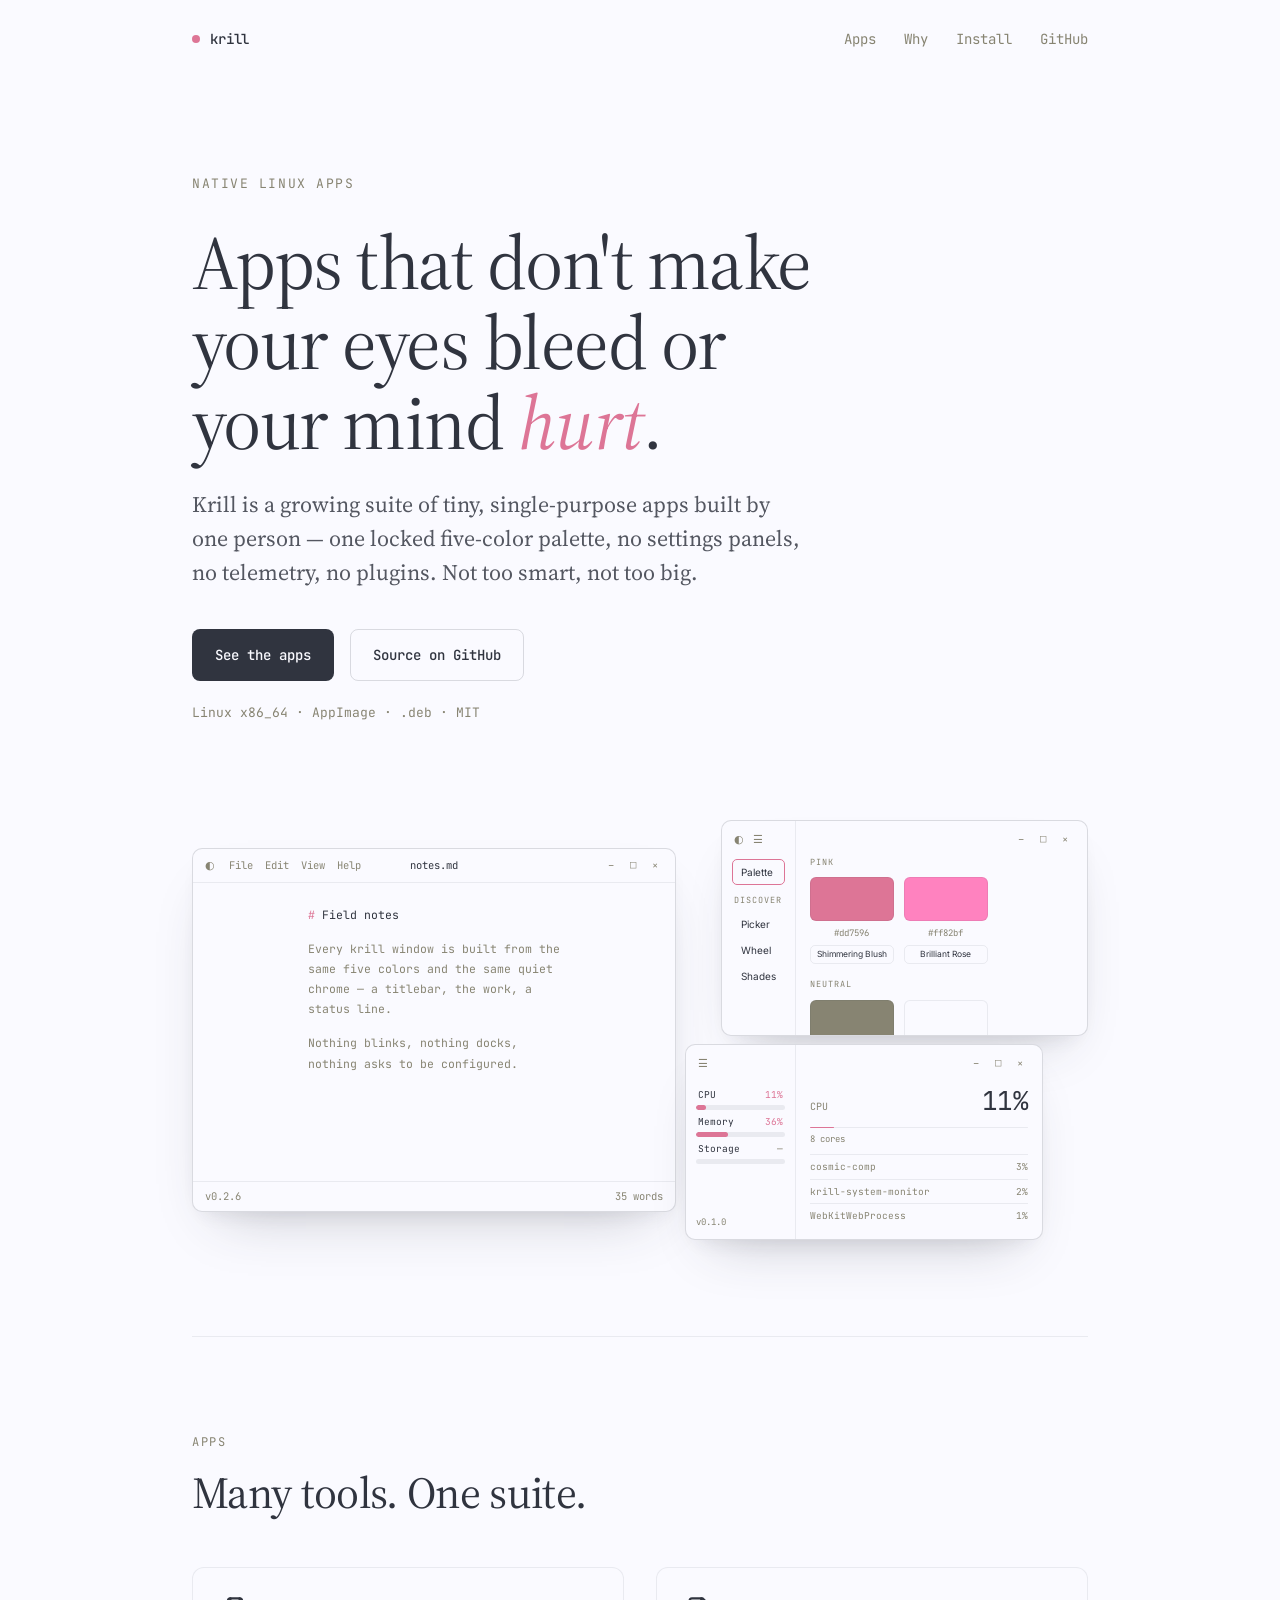
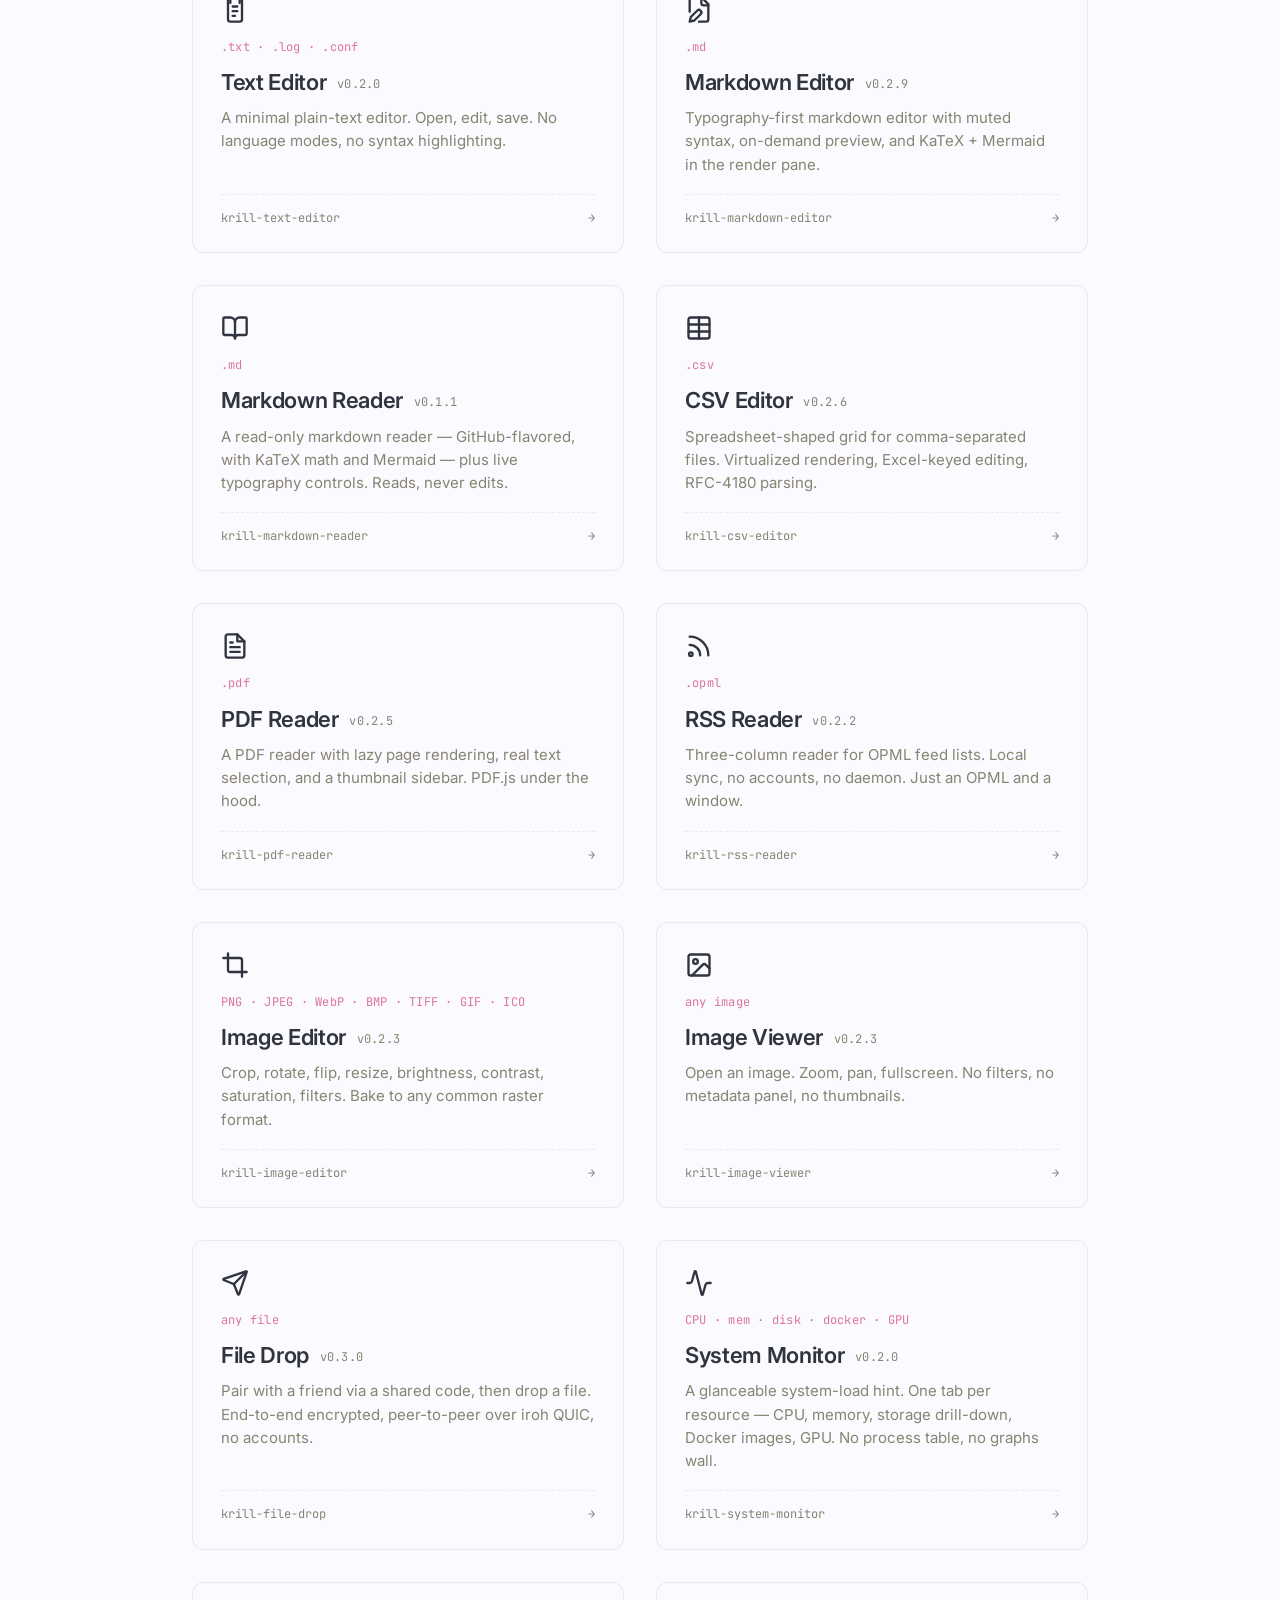
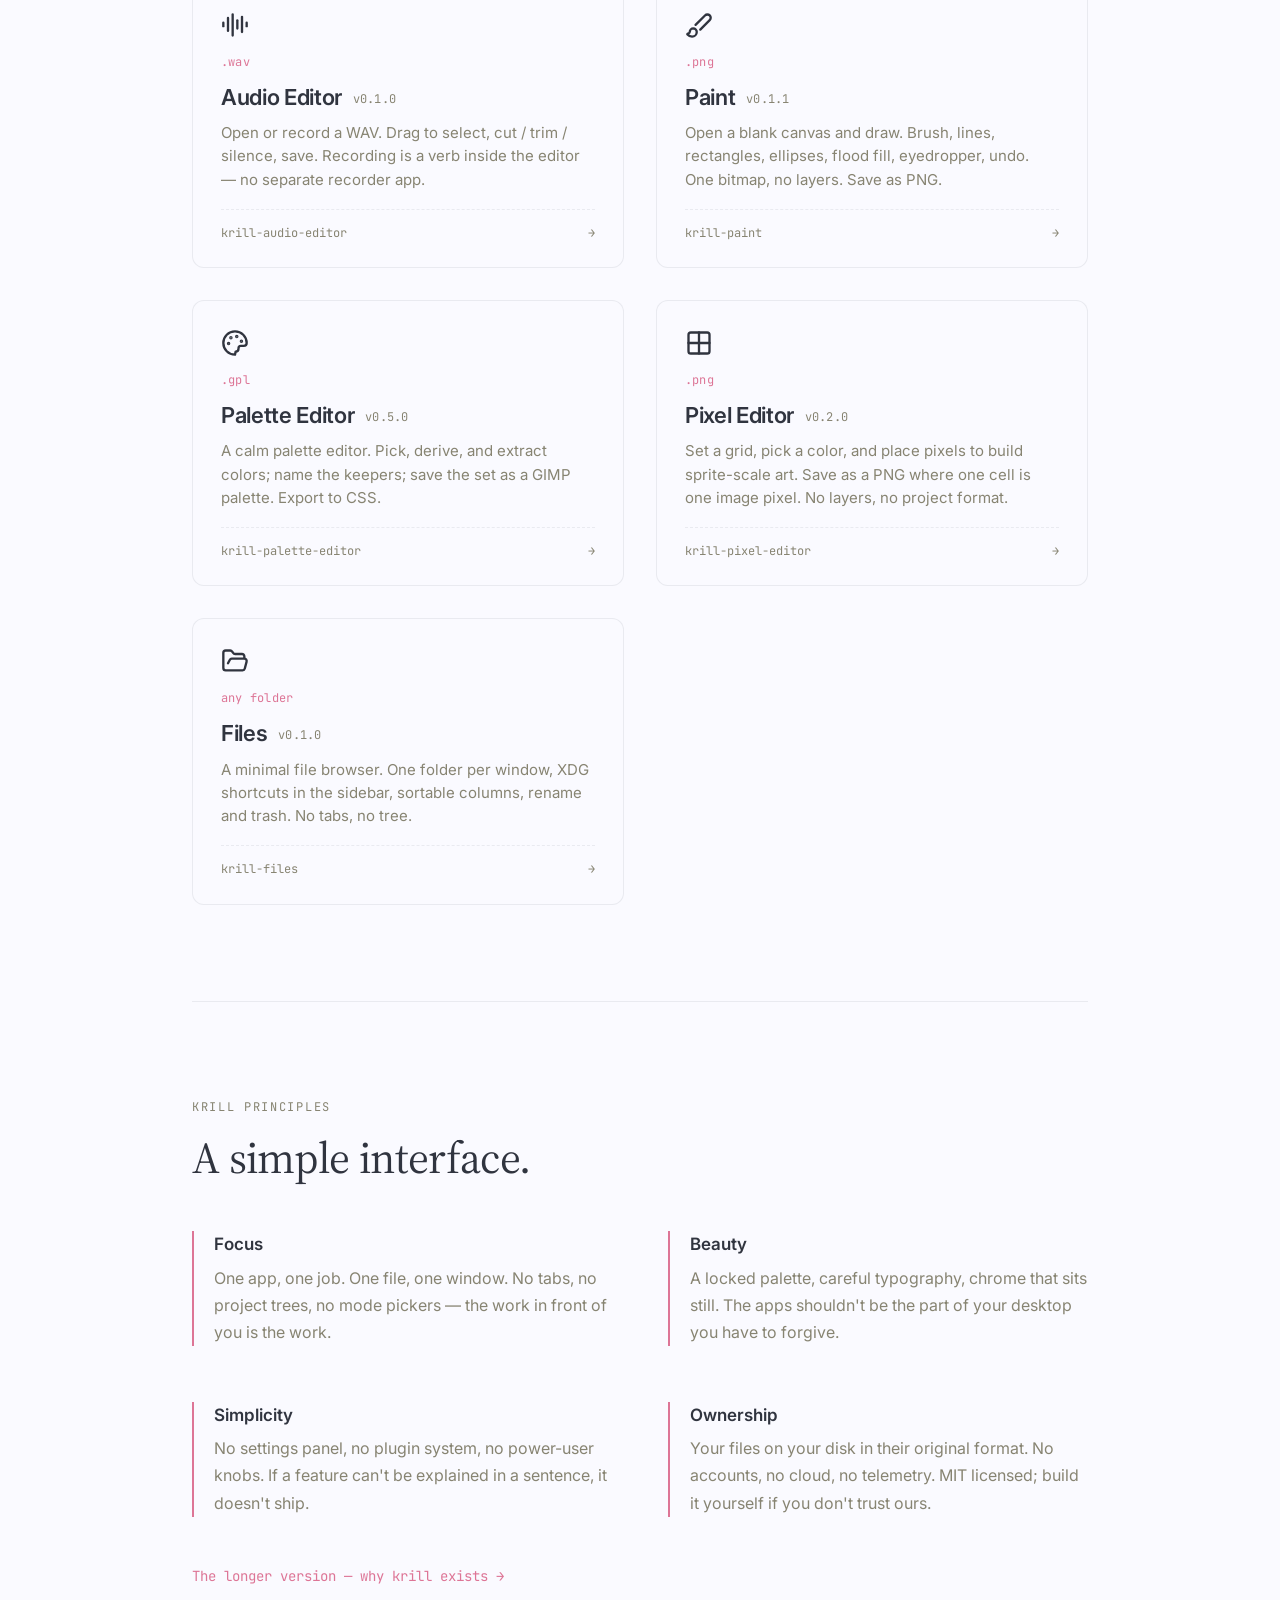
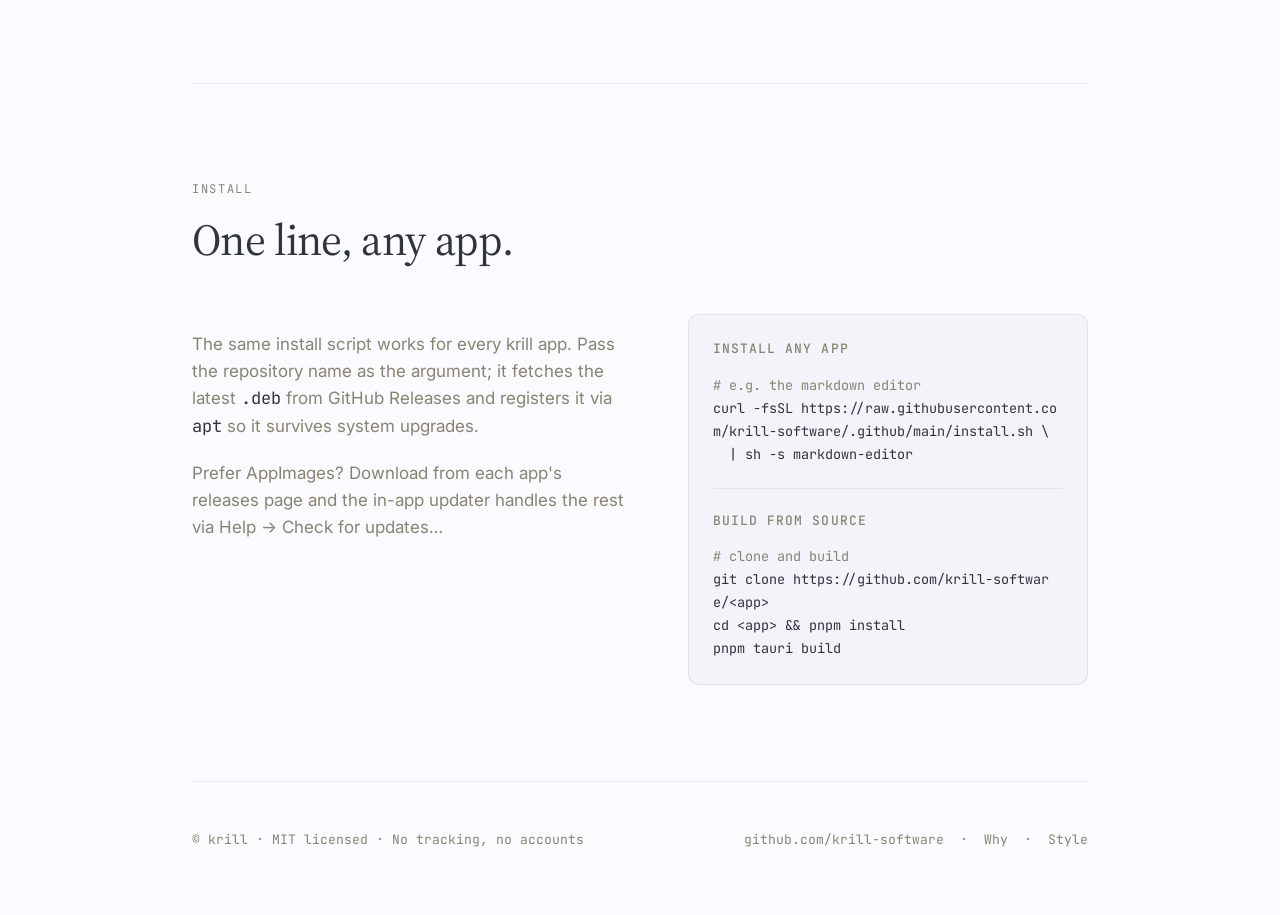
<file: index.html>
<!doctype html>
<html lang="en">
  <head>
    <meta charset="utf-8" />
    <meta name="viewport" content="width=device-width, initial-scale=1" />
    <title>krill — small, calm Linux apps</title>
    <meta
      name="description"
      content="A growing suite of small, calm, single-purpose Linux apps sharing one five-color palette. No settings panels, no telemetry. Native Tauri, AppImage and .deb."
    />
    <meta property="og:title" content="krill — small, calm Linux apps" />
    <meta
      property="og:description"
      content="A growing suite of small, calm, single-purpose Linux apps sharing one five-color palette. Free and open source."
    />
    <link rel="icon" href="favicon.svg" />
    <link rel="stylesheet" href="/palette.css" />
    <link
      href="https://fonts.googleapis.com/css2?family=JetBrains+Mono:wght@400;500;700&family=Inter:wght@400;500;600;700&family=Source+Serif+4:ital,wght@0,400;0,600;1,400&display=swap"
      rel="stylesheet"
    />

    <!-- Privacy-friendly analytics by Plausible -->
    <script
      async
      src="https://plausible.io/js/pa-yi8cj9rrm-7E_cAIrz6-r.js"
    ></script>
    <script>
      ((window.plausible =
        window.plausible ||
        function () {
          (plausible.q = plausible.q || []).push(arguments);
        }),
        (plausible.init =
          plausible.init ||
          function (i) {
            plausible.o = i || {};
          }));
      plausible.init();
    </script>

    <style>
      :root {
        --mono: "JetBrains Mono", "Source Code Pro", ui-monospace, monospace;
        --sans: "Inter", system-ui, sans-serif;
        --serif: "Source Serif 4", Charter, Georgia, serif;
      }

      * {
        box-sizing: border-box;
      }
      html,
      body {
        margin: 0;
        padding: 0;
      }
      body {
        background: var(--fm-bg);
        color: var(--fm-text);
        font-family: var(--sans);
        font-size: 17px;
        line-height: 1.6;
        -webkit-font-smoothing: antialiased;
        text-rendering: optimizeLegibility;
      }
      ::selection {
        background: rgba(221, 117, 150, 0.22);
        text-shadow: none;
      }

      a {
        color: var(--fm-accent);
        text-decoration: none;
        border-bottom: 1px solid transparent;
        transition:
          border-color 120ms ease,
          color 120ms ease;
      }
      a:hover {
        color: var(--fm-accent-strong);
        border-bottom-color: currentColor;
      }

      .wrap {
        max-width: 960px;
        margin: 0 auto;
        padding: 0 32px;
      }

      /* Nav --------------------------------------------------------- */
      nav.top {
        display: flex;
        justify-content: space-between;
        align-items: center;
        padding: 28px 0;
        font-family: var(--mono);
        font-size: 14px;
      }
      nav.top .brand {
        color: var(--fm-text);
        font-weight: 500;
        letter-spacing: -0.01em;
      }
      nav.top .brand::before {
        content: "";
        display: inline-block;
        width: 8px;
        height: 8px;
        background: var(--fm-accent);
        border-radius: 50%;
        margin-right: 10px;
        transform: translateY(-1px);
      }
      nav.top ul {
        list-style: none;
        display: flex;
        gap: 28px;
        margin: 0;
        padding: 0;
      }
      nav.top a {
        color: var(--fm-muted);
        border: none;
      }
      nav.top a:hover {
        color: var(--fm-text);
      }

      /* Hero -------------------------------------------------------- */
      .hero {
        padding: 96px 0 80px;
      }
      .eyebrow {
        font-family: var(--mono);
        font-size: 13px;
        color: var(--fm-muted);
        text-transform: uppercase;
        letter-spacing: 0.12em;
        margin-bottom: 28px;
      }
      h1 {
        font-family: var(--serif);
        font-weight: 400;
        font-size: clamp(44px, 7vw, 76px);
        line-height: 1.05;
        letter-spacing: -0.02em;
        margin: 0 0 24px;
        max-width: 18ch;
      }
      h1 em {
        font-style: italic;
        color: var(--fm-accent);
      }
      .lede {
        font-family: var(--serif);
        font-size: clamp(19px, 2vw, 22px);
        line-height: 1.55;
        color: var(--fm-text);
        max-width: 56ch;
        margin: 0 0 40px;
        opacity: 0.82;
      }
      .cta {
        display: flex;
        gap: 16px;
        flex-wrap: wrap;
        align-items: center;
      }
      .btn {
        display: inline-flex;
        align-items: center;
        gap: 10px;
        padding: 14px 22px;
        font-family: var(--mono);
        font-size: 14px;
        font-weight: 500;
        border-radius: 8px;
        border: 1px solid transparent;
        transition:
          transform 120ms ease,
          background 120ms ease,
          border-color 120ms ease,
          color 120ms ease;
      }
      .btn-primary {
        background: var(--fm-text);
        color: var(--fm-bg);
      }
      .btn-primary:hover {
        background: var(--fm-accent);
        color: var(--fm-bg);
        transform: translateY(-1px);
      }
      .btn-secondary {
        color: var(--fm-text);
        border-color: var(--fm-rule-strong);
      }
      .btn-secondary:hover {
        border-color: var(--fm-text);
        color: var(--fm-text);
      }
      .btn .size {
        color: var(--fm-muted);
        font-weight: 400;
      }
      .btn-primary .size {
        color: rgba(250, 250, 255, 0.55);
      }
      .meta {
        margin-top: 22px;
        font-family: var(--mono);
        font-size: 13px;
        color: var(--fm-muted);
      }
      .meta strong {
        color: var(--fm-text);
        font-weight: 500;
      }

      /* Hero mock — tiled krill windows ------------------------------ */
      .desktop {
        position: relative;
        height: 420px;
        margin: 16px 0 96px;
      }
      .win {
        position: absolute;
        display: flex;
        flex-direction: column;
        background: var(--fm-bg);
        border: 1px solid var(--fm-rule-strong);
        border-radius: 10px;
        overflow: hidden;
        box-shadow:
          0 28px 56px -28px rgba(48, 52, 63, 0.28),
          0 10px 20px -12px rgba(48, 52, 63, 0.12);
      }
      .win-titlebar {
        position: relative;
        display: flex;
        align-items: center;
        gap: 14px;
        padding: 8px 12px;
        border-bottom: 1px solid var(--fm-rule);
        font-family: var(--mono);
        font-size: 10.5px;
        color: var(--fm-muted);
        flex: none;
      }
      .win-titlebar .menu {
        display: flex;
        gap: 12px;
      }
      .win-titlebar .doc-title {
        position: absolute;
        left: 50%;
        transform: translateX(-50%);
        color: var(--fm-text);
        white-space: nowrap;
      }
      .controls {
        margin-left: auto;
        font-family: var(--mono);
        font-size: 10.5px;
        color: var(--fm-muted);
        letter-spacing: 5px;
        white-space: nowrap;
      }
      .win-status {
        flex: none;
        display: flex;
        justify-content: space-between;
        padding: 6px 12px;
        border-top: 1px solid var(--fm-rule);
        font-family: var(--mono);
        font-size: 10.5px;
        color: var(--fm-muted);
      }
      /* document layout — markdown editor */
      .win-md {
        left: 0;
        top: 28px;
        width: 54%;
        height: 364px;
        z-index: 1;
      }
      .win-md .win-body {
        flex: 1;
        min-height: 0;
        padding: 22px 0;
        width: 36ch;
        max-width: 88%;
        margin: 0 auto;
        font-family: var(--mono);
        font-size: 11.5px;
        line-height: 1.75;
        color: var(--fm-muted);
      }
      .win-md .win-body p {
        margin: 0 0 14px;
      }
      .win-md .hash {
        color: var(--fm-accent);
      }
      .win-md .h {
        color: var(--fm-text);
      }
      /* app layout — sidebar + main pane */
      .win-app {
        flex-direction: row;
      }
      .win-app .side {
        flex: none;
        display: flex;
        flex-direction: column;
        border-right: 1px solid var(--fm-rule);
        padding: 10px;
        font-family: var(--sans);
        font-size: 10px;
        min-width: 0;
      }
      .win-app .side .glyphs {
        display: flex;
        gap: 9px;
        font-family: var(--mono);
        font-size: 11px;
        color: var(--fm-muted);
        margin: 0 0 10px 2px;
      }
      .win-app .side .label,
      .win-app .group-label {
        font-family: var(--mono);
        font-size: 8.5px;
        text-transform: uppercase;
        letter-spacing: 0.12em;
        color: var(--fm-muted);
      }
      .win-app .side .label {
        margin: 9px 2px 4px;
      }
      .win-app .side .item {
        padding: 4px 8px;
        border: 1px solid transparent;
        border-radius: 5px;
        color: var(--fm-text);
      }
      .win-app .side .item.active {
        border-color: var(--fm-accent);
      }
      .win-app .side .ver {
        margin-top: auto;
        font-family: var(--mono);
        font-size: 9px;
        color: var(--fm-muted);
      }
      .win-app .main {
        flex: 1;
        min-width: 0;
        padding: 12px 14px;
        display: flex;
        flex-direction: column;
      }
      .win-app .main .controls {
        align-self: flex-end;
        margin: -2px 0 8px;
      }
      /* color editor */
      .win-colors {
        right: 0;
        top: 0;
        width: 41%;
        height: 216px;
        z-index: 2;
      }
      .cards {
        display: flex;
        gap: 10px;
        margin: 8px 0 14px;
      }
      .card {
        width: 84px;
        text-align: center;
      }
      .card .chip {
        height: 44px;
        border-radius: 6px;
        border: 1px solid var(--fm-rule);
      }
      .card .hex {
        font-family: var(--mono);
        font-size: 9px;
        color: var(--fm-muted);
        margin: 5px 0 4px;
      }
      .card .pill {
        font-family: var(--sans);
        font-size: 8.5px;
        color: var(--fm-text);
        border: 1px solid var(--fm-rule);
        border-radius: 5px;
        padding: 2px 4px;
        white-space: nowrap;
        overflow: hidden;
        text-overflow: ellipsis;
      }
      /* system monitor */
      .win-mon {
        right: 5%;
        bottom: 0;
        width: 40%;
        height: 196px;
        z-index: 3;
      }
      .win-mon .side {
        width: 110px;
        font-family: var(--mono);
      }
      .win-mon .res {
        display: flex;
        justify-content: space-between;
        font-size: 9.5px;
        color: var(--fm-text);
        margin: 4px 2px 3px;
      }
      .win-mon .res .pct {
        color: var(--fm-accent);
      }
      .win-mon .res .none {
        color: var(--fm-muted);
      }
      .track {
        height: 5px;
        border-radius: 3px;
        background: var(--fm-rule);
        overflow: hidden;
      }
      .track i {
        display: block;
        height: 100%;
        border-radius: 3px;
        background: var(--fm-accent);
      }
      .win-mon .mon-head {
        display: flex;
        justify-content: space-between;
        align-items: baseline;
        font-family: var(--mono);
        color: var(--fm-muted);
        font-size: 10px;
      }
      .win-mon .mon-head .big {
        font-size: 26px;
        color: var(--fm-text);
        letter-spacing: -0.02em;
      }
      .win-mon .main .track {
        margin: 6px 0 4px;
      }
      .win-mon .cores {
        font-family: var(--mono);
        font-size: 9px;
        color: var(--fm-muted);
        margin-bottom: 8px;
      }
      .win-mon .proc {
        display: flex;
        justify-content: space-between;
        font-family: var(--mono);
        font-size: 9.5px;
        color: var(--fm-muted);
        padding: 4px 0;
        border-top: 1px solid var(--fm-rule);
      }

      /* Sections ---------------------------------------------------- */
      section {
        padding: 96px 0;
        border-top: 1px solid var(--fm-rule);
      }
      .section-label {
        font-family: var(--mono);
        font-size: 12px;
        color: var(--fm-muted);
        text-transform: uppercase;
        letter-spacing: 0.14em;
        margin-bottom: 16px;
      }
      h2 {
        font-family: var(--serif);
        font-weight: 400;
        font-size: clamp(32px, 4vw, 44px);
        line-height: 1.15;
        letter-spacing: -0.015em;
        margin: 0 0 48px;
        max-width: 22ch;
      }

      /* Apps grid --------------------------------------------------- */
      .apps {
        display: grid;
        grid-template-columns: repeat(2, 1fr);
        gap: 32px;
      }
      .app {
        display: flex;
        flex-direction: column;
        padding: 28px 28px 24px;
        background: var(--fm-bg);
        border: 1px solid var(--fm-rule);
        border-radius: 12px;
        text-decoration: none;
        color: var(--fm-text);
        transition:
          border-color 160ms ease,
          transform 160ms ease,
          box-shadow 160ms ease;
      }
      .app:hover {
        border-color: var(--fm-rule-strong);
        transform: translateY(-2px);
        box-shadow:
          0 18px 32px -20px rgba(48, 52, 63, 0.16),
          0 6px 12px -8px rgba(48, 52, 63, 0.08);
      }
      .app:hover .app-name {
        color: var(--fm-accent);
      }
      .app-icon {
        display: inline-flex;
        width: 28px;
        height: 28px;
        margin-bottom: 14px;
        color: var(--fm-text);
      }
      .app-tag {
        display: block;
        font-family: var(--mono);
        font-size: 12px;
        color: var(--fm-accent);
        margin-bottom: 8px;
        letter-spacing: 0.02em;
      }
      .app-name {
        font-family: var(--sans);
        font-size: 22px;
        font-weight: 600;
        letter-spacing: -0.015em;
        margin: 0 0 6px;
        transition: color 120ms ease;
      }
      /* Version tag — filled in by scripts/sync-versions.sh from each
       * app's latest GitHub Release; empty until then (renders nothing). */
      .app-ver {
        font-family: var(--mono);
        font-size: 12px;
        font-weight: 400;
        letter-spacing: 0.02em;
        color: var(--fm-muted);
        margin-left: 6px;
        vertical-align: 2px;
      }
      .app-ver:empty { display: none; }
      .app-desc {
        font-size: 15px;
        line-height: 1.55;
        color: var(--fm-muted);
        margin: 0 0 18px;
      }
      .app-meta {
        margin-top: auto;
        display: flex;
        justify-content: space-between;
        align-items: center;
        font-family: var(--mono);
        font-size: 12px;
        color: var(--fm-muted);
        padding-top: 14px;
        border-top: 1px dashed var(--fm-rule);
      }
      .app-arrow {
        color: var(--fm-muted);
        transition:
          color 120ms ease,
          transform 120ms ease;
      }
      .app:hover .app-arrow {
        color: var(--fm-accent);
        transform: translateX(2px);
      }

      /* Principles -------------------------------------------------- */
      .principles {
        display: grid;
        grid-template-columns: 1fr 1fr;
        gap: 56px;
      }
      .principle {
        border-left: 2px solid var(--fm-accent);
        padding-left: 20px;
      }
      .principle strong {
        display: block;
        margin-bottom: 6px;
        font-weight: 600;
      }
      .principle span {
        color: var(--fm-muted);
        font-size: 16px;
      }

      /* Install ----------------------------------------------------- */
      .install {
        display: grid;
        grid-template-columns: 1.1fr 1fr;
        gap: 56px;
      }
      .install-copy p {
        color: var(--fm-muted);
        max-width: 44ch;
      }
      .install-box {
        background: rgba(48, 52, 63, 0.03);
        border: 1px solid var(--fm-rule);
        border-radius: 10px;
        padding: 24px;
      }
      .install-box h3 {
        font-family: var(--mono);
        font-size: 13px;
        text-transform: uppercase;
        letter-spacing: 0.08em;
        color: var(--fm-muted);
        margin: 0 0 14px;
        font-weight: 500;
      }
      .install-box pre {
        margin: 0;
        font-family: var(--mono);
        font-size: 13.5px;
        line-height: 1.7;
        color: var(--fm-text);
        white-space: pre-wrap;
        word-break: break-all;
      }
      .install-box pre .c {
        color: var(--fm-muted);
      }
      .install-box hr {
        border: none;
        border-top: 1px solid var(--fm-rule);
        margin: 22px 0;
      }

      /* Footer ------------------------------------------------------ */
      footer {
        padding: 48px 0 64px;
        border-top: 1px solid var(--fm-rule);
        font-family: var(--mono);
        font-size: 13px;
        color: var(--fm-muted);
        display: flex;
        justify-content: space-between;
        flex-wrap: wrap;
        gap: 16px;
      }
      footer a {
        color: var(--fm-muted);
        border: none;
      }
      footer a:hover {
        color: var(--fm-text);
      }

      @media (max-width: 720px) {
        .wrap {
          padding: 0 22px;
        }
        nav.top ul {
          gap: 18px;
        }
        .hero {
          padding: 56px 0 40px;
        }
        .desktop {
          height: auto;
          display: grid;
          gap: 18px;
          margin: 8px 0 64px;
        }
        .win {
          position: static;
          width: 100% !important;
          height: auto !important;
        }
        section {
          padding: 72px 0;
        }
        .apps,
        .principles,
        .install {
          grid-template-columns: 1fr;
          gap: 24px;
        }
        .principles {
          gap: 40px;
        }
        .install {
          gap: 40px;
        }
      }
    </style>
    <script src="https://coldreader.io/a.js" data-site="LBxITrw4" defer></script>
  </head>
  <body>
    <div class="wrap">
      <nav class="top">
        <div class="brand">krill</div>
        <ul>
          <li><a href="#apps">Apps</a></li>
          <li><a href="/why/">Why</a></li>
          <li><a href="#install">Install</a></li>
          <li><a href="https://github.com/krill-software">GitHub</a></li>
        </ul>
      </nav>

      <header class="hero">
        <div class="eyebrow">Native Linux apps</div>
        <h1>
          Apps that don't make your eyes bleed or your mind <em>hurt</em>.
        </h1>
        <p class="lede">
          Krill is a growing suite of tiny, single-purpose apps built by one
          person — one locked five-color palette, no settings panels, no
          telemetry, no plugins. Not too smart, not too big.
        </p>
        <div class="cta">
          <a class="btn btn-primary" href="#apps"> See the apps </a>
          <a class="btn btn-secondary" href="https://github.com/krill-software">
            Source on GitHub
          </a>
        </div>
        <div class="meta">Linux x86_64 · AppImage · .deb · MIT</div>
      </header>

      <div class="desktop" aria-hidden="true">
        <div class="win win-md">
          <div class="win-titlebar">
            <span>◐</span>
            <span class="menu"
              ><span>File</span><span>Edit</span><span>View</span
              ><span>Help</span></span
            >
            <span class="doc-title">notes.md</span>
            <span class="controls">– □ ×</span>
          </div>
          <div class="win-body">
            <p><span class="hash">#</span> <span class="h">Field notes</span></p>
            <p>
              Every krill window is built from the same five colors and the
              same quiet chrome — a titlebar, the work, a status line.
            </p>
            <p>Nothing blinks, nothing docks, nothing asks to be configured.</p>
          </div>
          <div class="win-status"><span>v0.2.6</span><span>35 words</span></div>
        </div>

        <div class="win win-app win-colors">
          <div class="side">
            <div class="glyphs"><span>◐</span><span>☰</span></div>
            <div class="item active">Palette</div>
            <div class="label">Discover</div>
            <div class="item">Picker</div>
            <div class="item">Wheel</div>
            <div class="item">Shades</div>
          </div>
          <div class="main">
            <span class="controls">– □ ×</span>
            <div class="group-label">Pink</div>
            <div class="cards">
              <div class="card">
                <div class="chip" style="background: #dd7596"></div>
                <div class="hex">#dd7596</div>
                <div class="pill">Shimmering Blush</div>
              </div>
              <div class="card">
                <div class="chip" style="background: #ff82bf"></div>
                <div class="hex">#ff82bf</div>
                <div class="pill">Brilliant Rose</div>
              </div>
            </div>
            <div class="group-label">Neutral</div>
            <div class="cards">
              <div class="card">
                <div class="chip" style="background: #878472"></div>
              </div>
              <div class="card">
                <div class="chip" style="background: #fafaff"></div>
              </div>
            </div>
          </div>
        </div>

        <div class="win win-app win-mon">
          <div class="side">
            <div class="glyphs"><span>☰</span></div>
            <div class="res"><span>CPU</span><span class="pct">11%</span></div>
            <div class="track"><i style="width: 11%"></i></div>
            <div class="res">
              <span>Memory</span><span class="pct">36%</span>
            </div>
            <div class="track"><i style="width: 36%"></i></div>
            <div class="res"><span>Storage</span><span class="none">—</span></div>
            <div class="track"></div>
            <div class="ver">v0.1.0</div>
          </div>
          <div class="main">
            <span class="controls">– □ ×</span>
            <div class="mon-head"><span>CPU</span><span class="big">11%</span></div>
            <div class="track"><i style="width: 11%"></i></div>
            <div class="cores">8 cores</div>
            <div class="proc"><span>cosmic-comp</span><span>3%</span></div>
            <div class="proc"><span>krill-system-monitor</span><span>2%</span></div>
            <div class="proc"><span>WebKitWebProcess</span><span>1%</span></div>
          </div>
        </div>
      </div>

      <section id="apps">
        <div class="section-label">Apps</div>
        <h2>Many tools. One suite.</h2>
        <div class="apps">
          <a class="app" href="https://krill-software.github.io/text-editor/">
            <span class="app-icon" aria-hidden="true">
              <svg
                viewBox="0 0 24 24"
                width="28"
                height="28"
                fill="none"
                stroke="currentColor"
                stroke-width="2"
                stroke-linecap="round"
                stroke-linejoin="round"
              >
                <path
                  d="M8 2h8a2 2 0 0 1 2 2v16a2 2 0 0 1-2 2H8a2 2 0 0 1-2-2V4a2 2 0 0 1 2-2z"
                />
                <path d="M8 2v4M16 2v4" />
                <path d="M10 9h4M10 13h4M10 17h2" />
              </svg>
            </span>
            <span class="app-tag">.txt · .log · .conf</span>
            <p class="app-name">Text Editor <span class="app-ver" data-app="text-editor">v0.2.0</span></p>
            <p class="app-desc">
              A minimal plain-text editor. Open, edit, save. No language modes,
              no syntax highlighting.
            </p>
            <span class="app-meta"
              ><span>krill-text-editor</span
              ><span class="app-arrow">→</span></span
            >
          </a>

          <a
            class="app"
            href="https://krill-software.github.io/markdown-editor/"
          >
            <span class="app-icon" aria-hidden="true">
              <svg
                viewBox="0 0 24 24"
                width="28"
                height="28"
                fill="none"
                stroke="currentColor"
                stroke-width="2"
                stroke-linecap="round"
                stroke-linejoin="round"
              >
                <path d="M12 22h6a2 2 0 0 0 2-2V7l-5-5H6a2 2 0 0 0-2 2v9.5" />
                <path d="M14 2v4a2 2 0 0 0 2 2h4" />
                <path d="M10.4 12.6a2 2 0 1 1 3 3L8 21l-4 1 1-4Z" />
              </svg>
            </span>
            <span class="app-tag">.md</span>
            <p class="app-name">Markdown Editor <span class="app-ver" data-app="markdown-editor">v0.2.9</span></p>
            <p class="app-desc">
              Typography-first markdown editor with muted syntax, on-demand
              preview, and KaTeX + Mermaid in the render pane.
            </p>
            <span class="app-meta"
              ><span>krill-markdown-editor</span
              ><span class="app-arrow">→</span></span
            >
          </a>

          <a
            class="app"
            href="https://krill-software.github.io/markdown-reader/"
          >
            <span class="app-icon" aria-hidden="true">
              <svg
                viewBox="0 0 24 24"
                width="28"
                height="28"
                fill="none"
                stroke="currentColor"
                stroke-width="2"
                stroke-linecap="round"
                stroke-linejoin="round"
              >
                <path d="M12 7v14" />
                <path
                  d="M3 18a1 1 0 0 1-1-1V4a1 1 0 0 1 1-1h5a4 4 0 0 1 4 4 4 4 0 0 1 4-4h5a1 1 0 0 1 1 1v13a1 1 0 0 1-1 1h-6a3 3 0 0 0-3 3 3 3 0 0 0-3-3z"
                />
              </svg>
            </span>
            <span class="app-tag">.md</span>
            <p class="app-name">Markdown Reader <span class="app-ver" data-app="markdown-reader">v0.1.1</span></p>
            <p class="app-desc">
              A read-only markdown reader — GitHub-flavored, with KaTeX math and
              Mermaid — plus live typography controls. Reads, never edits.
            </p>
            <span class="app-meta"
              ><span>krill-markdown-reader</span
              ><span class="app-arrow">→</span></span
            >
          </a>

          <a class="app" href="https://krill-software.github.io/csv-editor/">
            <span class="app-icon" aria-hidden="true">
              <svg
                viewBox="0 0 24 24"
                width="28"
                height="28"
                fill="none"
                stroke="currentColor"
                stroke-width="2"
                stroke-linecap="round"
                stroke-linejoin="round"
              >
                <path d="M12 3v18M3 9h18M3 15h18" />
                <rect width="18" height="18" x="3" y="3" rx="2" />
              </svg>
            </span>
            <span class="app-tag">.csv</span>
            <p class="app-name">CSV Editor <span class="app-ver" data-app="csv-editor">v0.2.6</span></p>
            <p class="app-desc">
              Spreadsheet-shaped grid for comma-separated files. Virtualized
              rendering, Excel-keyed editing, RFC-4180 parsing.
            </p>
            <span class="app-meta"
              ><span>krill-csv-editor</span
              ><span class="app-arrow">→</span></span
            >
          </a>

          <a
            class="app"
            href="https://krill-software.github.io/pdf-reader/"
          >
            <span class="app-icon" aria-hidden="true">
              <svg
                viewBox="0 0 24 24"
                width="28"
                height="28"
                fill="none"
                stroke="currentColor"
                stroke-width="2"
                stroke-linecap="round"
                stroke-linejoin="round"
              >
                <path
                  d="M14 2H6a2 2 0 0 0-2 2v16a2 2 0 0 0 2 2h12a2 2 0 0 0 2-2V8z"
                />
                <path d="M14 2v6h6M16 13H8M16 17H8M10 9H8" />
              </svg>
            </span>
            <span class="app-tag">.pdf</span>
            <p class="app-name">PDF Reader <span class="app-ver" data-app="pdf-reader">v0.2.5</span></p>
            <p class="app-desc">
              A PDF reader with lazy page rendering, real text selection, and a
              thumbnail sidebar. PDF.js under the hood.
            </p>
            <span class="app-meta"
              ><span>krill-pdf-reader</span
              ><span class="app-arrow">→</span></span
            >
          </a>

          <a class="app" href="https://krill-software.github.io/rss-reader/">
            <span class="app-icon" aria-hidden="true">
              <svg
                viewBox="0 0 24 24"
                width="28"
                height="28"
                fill="none"
                stroke="currentColor"
                stroke-width="2"
                stroke-linecap="round"
                stroke-linejoin="round"
              >
                <path d="M4 11a9 9 0 0 1 9 9" />
                <path d="M4 4a16 16 0 0 1 16 16" />
                <circle cx="5" cy="19" r="1.5" />
              </svg>
            </span>
            <span class="app-tag">.opml</span>
            <p class="app-name">RSS Reader <span class="app-ver" data-app="rss-reader">v0.2.2</span></p>
            <p class="app-desc">
              Three-column reader for OPML feed lists. Local sync, no accounts,
              no daemon. Just an OPML and a window.
            </p>
            <span class="app-meta"
              ><span>krill-rss-reader</span
              ><span class="app-arrow">→</span></span
            >
          </a>

          <a class="app" href="https://krill-software.github.io/image-editor/">
            <span class="app-icon" aria-hidden="true">
              <svg
                viewBox="0 0 24 24"
                width="28"
                height="28"
                fill="none"
                stroke="currentColor"
                stroke-width="2"
                stroke-linecap="round"
                stroke-linejoin="round"
              >
                <path d="M6 2v14a2 2 0 0 0 2 2h14" />
                <path d="M18 22V8a2 2 0 0 0-2-2H2" />
              </svg>
            </span>
            <span class="app-tag"
              >PNG · JPEG · WebP · BMP · TIFF · GIF · ICO</span
            >
            <p class="app-name">Image Editor <span class="app-ver" data-app="image-editor">v0.2.3</span></p>
            <p class="app-desc">
              Crop, rotate, flip, resize, brightness, contrast, saturation,
              filters. Bake to any common raster format.
            </p>
            <span class="app-meta"
              ><span>krill-image-editor</span
              ><span class="app-arrow">→</span></span
            >
          </a>

          <a class="app" href="https://krill-software.github.io/image-viewer/">
            <span class="app-icon" aria-hidden="true">
              <svg
                viewBox="0 0 24 24"
                width="28"
                height="28"
                fill="none"
                stroke="currentColor"
                stroke-width="2"
                stroke-linecap="round"
                stroke-linejoin="round"
              >
                <rect width="18" height="18" x="3" y="3" rx="2" />
                <circle cx="9" cy="9" r="2" />
                <path d="m21 15-3.086-3.086a2 2 0 0 0-2.828 0L6 21" />
              </svg>
            </span>
            <span class="app-tag">any image</span>
            <p class="app-name">Image Viewer <span class="app-ver" data-app="image-viewer">v0.2.3</span></p>
            <p class="app-desc">
              Open an image. Zoom, pan, fullscreen. No filters, no metadata
              panel, no thumbnails.
            </p>
            <span class="app-meta"
              ><span>krill-image-viewer</span
              ><span class="app-arrow">→</span></span
            >
          </a>

          <a class="app" href="https://krill-software.github.io/file-drop/">
            <span class="app-icon" aria-hidden="true">
              <svg
                viewBox="0 0 24 24"
                width="28"
                height="28"
                fill="none"
                stroke="currentColor"
                stroke-width="2"
                stroke-linecap="round"
                stroke-linejoin="round"
              >
                <path
                  d="M14.536 21.686a.5.5 0 0 0 .937-.024l6.5-19a.496.496 0 0 0-.635-.635l-19 6.5a.5.5 0 0 0-.024.937l7.93 3.18a2 2 0 0 1 1.112 1.11z"
                />
                <path d="m21.854 2.147-10.94 10.939" />
              </svg>
            </span>
            <span class="app-tag">any file</span>
            <p class="app-name">File Drop <span class="app-ver" data-app="file-drop">v0.3.0</span></p>
            <p class="app-desc">
              Pair with a friend via a shared code, then drop a file. End-to-end
              encrypted, peer-to-peer over iroh QUIC, no accounts.
            </p>
            <span class="app-meta"
              ><span>krill-file-drop</span
              ><span class="app-arrow">→</span></span
            >
          </a>

          <a
            class="app"
            href="https://krill-software.github.io/system-monitor/"
          >
            <span class="app-icon" aria-hidden="true">
              <svg
                viewBox="0 0 24 24"
                width="28"
                height="28"
                fill="none"
                stroke="currentColor"
                stroke-width="2"
                stroke-linecap="round"
                stroke-linejoin="round"
              >
                <path
                  d="M22 12h-2.48a2 2 0 0 0-1.93 1.46l-2.35 8.36a.5.5 0 0 1-.96 0L9.24 2.18a.5.5 0 0 0-.96 0l-2.35 8.36A2 2 0 0 1 4 12H2"
                />
              </svg>
            </span>
            <span class="app-tag">CPU · mem · disk · docker · GPU</span>
            <p class="app-name">System Monitor <span class="app-ver" data-app="system-monitor">v0.2.0</span></p>
            <p class="app-desc">
              A glanceable system-load hint. One tab per resource — CPU, memory,
              storage drill-down, Docker images, GPU. No process table, no
              graphs wall.
            </p>
            <span class="app-meta"
              ><span>krill-system-monitor</span
              ><span class="app-arrow">→</span></span
            >
          </a>

          <a class="app" href="https://krill-software.github.io/audio-editor/">
            <span class="app-icon" aria-hidden="true">
              <svg
                viewBox="0 0 24 24"
                width="28"
                height="28"
                fill="none"
                stroke="currentColor"
                stroke-width="2"
                stroke-linecap="round"
                stroke-linejoin="round"
              >
                <path d="M2 10v3" />
                <path d="M6 6v11" />
                <path d="M10 3v18" />
                <path d="M14 8v7" />
                <path d="M18 5v13" />
                <path d="M22 10v3" />
              </svg>
            </span>
            <span class="app-tag">.wav</span>
            <p class="app-name">Audio Editor <span class="app-ver" data-app="audio-editor">v0.1.0</span></p>
            <p class="app-desc">
              Open or record a WAV. Drag to select, cut / trim / silence, save.
              Recording is a verb inside the editor — no separate recorder app.
            </p>
            <span class="app-meta"
              ><span>krill-audio-editor</span
              ><span class="app-arrow">→</span></span
            >
          </a>

          <a class="app" href="https://krill-software.github.io/paint/">
            <span class="app-icon" aria-hidden="true">
              <svg
                viewBox="0 0 24 24"
                width="28"
                height="28"
                fill="none"
                stroke="currentColor"
                stroke-width="2"
                stroke-linecap="round"
                stroke-linejoin="round"
              >
                <path
                  d="m9.06 11.9 8.07-8.06a2.85 2.85 0 1 1 4.03 4.03l-8.06 8.08"
                />
                <path
                  d="M7.07 14.94c-1.66 0-3 1.35-3 3.02 0 1.33-2.5 1.52-2 2.02 1.08 1.1 2.49 2.02 4 2.02 2.2 0 4-1.8 4-4.04a3.01 3.01 0 0 0-3-3.02Z"
                />
              </svg>
            </span>
            <span class="app-tag">.png</span>
            <p class="app-name">Paint <span class="app-ver" data-app="paint">v0.1.1</span></p>
            <p class="app-desc">
              Open a blank canvas and draw. Brush, lines, rectangles, ellipses,
              flood fill, eyedropper, undo. One bitmap, no layers. Save as PNG.
            </p>
            <span class="app-meta"
              ><span>krill-paint</span><span class="app-arrow">→</span></span
            >
          </a>

          <a class="app" href="https://krill-software.github.io/palette-editor/">
            <span class="app-icon" aria-hidden="true">
              <svg
                viewBox="0 0 24 24"
                width="28"
                height="28"
                fill="none"
                stroke="currentColor"
                stroke-width="2"
                stroke-linecap="round"
                stroke-linejoin="round"
              >
                <path
                  d="M12 22a10 10 0 1 1 10-10c0 1.38-1.12 2.5-2.5 2.5H17a2 2 0 0 0-2 2v.5c0 1.38-1.12 2.5-2.5 2.5Z"
                />
                <circle cx="13.5" cy="6.5" r="0.5" fill="currentColor" />
                <circle cx="17.5" cy="10.5" r="0.5" fill="currentColor" />
                <circle cx="8.5" cy="7.5" r="0.5" fill="currentColor" />
                <circle cx="6.5" cy="12.5" r="0.5" fill="currentColor" />
              </svg>
            </span>
            <span class="app-tag">.gpl</span>
            <p class="app-name">Palette Editor <span class="app-ver" data-app="palette-editor">v0.5.0</span></p>
            <p class="app-desc">
              A calm palette editor. Pick, derive, and extract colors; name
              the keepers; save the set as a GIMP palette. Export to CSS.
            </p>
            <span class="app-meta"
              ><span>krill-palette-editor</span
              ><span class="app-arrow">→</span></span
            >
          </a>

          <a class="app" href="https://krill-software.github.io/pixel-editor/">
            <span class="app-icon" aria-hidden="true">
              <svg
                viewBox="0 0 24 24"
                width="28"
                height="28"
                fill="none"
                stroke="currentColor"
                stroke-width="2"
                stroke-linecap="round"
                stroke-linejoin="round"
              >
                <rect width="18" height="18" x="3" y="3" rx="2" />
                <path d="M3 12h18" />
                <path d="M12 3v18" />
              </svg>
            </span>
            <span class="app-tag">.png</span>
            <p class="app-name">Pixel Editor <span class="app-ver" data-app="pixel-editor">v0.2.0</span></p>
            <p class="app-desc">
              Set a grid, pick a color, and place pixels to build sprite-scale
              art. Save as a PNG where one cell is one image pixel. No layers,
              no project format.
            </p>
            <span class="app-meta"
              ><span>krill-pixel-editor</span
              ><span class="app-arrow">→</span></span
            >
          </a>

          <a class="app" href="https://krill-software.github.io/files/">
            <span class="app-icon" aria-hidden="true">
              <svg
                viewBox="0 0 24 24"
                width="28"
                height="28"
                fill="none"
                stroke="currentColor"
                stroke-width="2"
                stroke-linecap="round"
                stroke-linejoin="round"
              >
                <path
                  d="m6 14 1.5-2.9A2 2 0 0 1 9.24 10H20a2 2 0 0 1 1.94 2.5l-1.54 6a2 2 0 0 1-1.95 1.5H4a2 2 0 0 1-2-2V5a2 2 0 0 1 2-2h3.9a2 2 0 0 1 1.69.9l.81 1.2a2 2 0 0 0 1.67.9H18a2 2 0 0 1 2 2v2"
                />
              </svg>
            </span>
            <span class="app-tag">any folder</span>
            <p class="app-name">Files <span class="app-ver" data-app="files">v0.1.0</span></p>
            <p class="app-desc">
              A minimal file browser. One folder per window, XDG shortcuts in
              the sidebar, sortable columns, rename and trash. No tabs, no
              tree.
            </p>
            <span class="app-meta"
              ><span>krill-files</span
              ><span class="app-arrow">→</span></span
            >
          </a>
        </div>
      </section>

      <section id="principles">
        <div class="section-label">Krill principles</div>
        <h2>A simple interface.</h2>
        <div class="principles">
          <div class="principle">
            <strong>Focus</strong>
            <span
              >One app, one job. One file, one window. No tabs, no project
              trees, no mode pickers — the work in front of you is the
              work.</span
            >
          </div>
          <div class="principle">
            <strong>Beauty</strong>
            <span
              >A locked palette, careful typography, chrome that sits still. The
              apps shouldn't be the part of your desktop you have to
              forgive.</span
            >
          </div>
          <div class="principle">
            <strong>Simplicity</strong>
            <span
              >No settings panel, no plugin system, no power-user knobs. If a
              feature can't be explained in a sentence, it doesn't ship.</span
            >
          </div>
          <div class="principle">
            <strong>Ownership</strong>
            <span
              >Your files on your disk in their original format. No accounts, no
              cloud, no telemetry. MIT licensed; build it yourself if you don't
              trust ours.</span
            >
          </div>
        </div>
        <p style="margin: 48px 0 0; font-family: var(--mono); font-size: 14px">
          <a href="/why/">The longer version — why krill exists →</a>
        </p>
      </section>

      <section id="install">
        <div class="section-label">Install</div>
        <h2>One line, any app.</h2>
        <div class="install">
          <div class="install-copy">
            <p>
              The same install script works for every krill app. Pass the
              repository name as the argument; it fetches the latest
              <code style="font-family: var(--mono); color: var(--fm-text)"
                >.deb</code
              >
              from GitHub Releases and registers it via
              <code style="font-family: var(--mono); color: var(--fm-text)"
                >apt</code
              >
              so it survives system upgrades.
            </p>
            <p style="margin-top: 20px">
              Prefer AppImages? Download from each app's releases page and the
              in-app updater handles the rest via Help → Check for updates…
            </p>
          </div>
          <div class="install-box">
            <h3>Install any app</h3>
            <pre><span class="c"># e.g. the markdown editor</span>
curl -fsSL https://raw.githubusercontent.com/krill-software/.github/main/install.sh \
  | sh -s markdown-editor</pre>

            <hr />

            <h3>Build from source</h3>
            <pre><span class="c"># clone and build</span>
git clone https://github.com/krill-software/&lt;app&gt;
cd &lt;app&gt; &amp;&amp; pnpm install
pnpm tauri build</pre>
          </div>
        </div>
      </section>

      <footer>
        <div>© krill · MIT licensed · No tracking, no accounts</div>
        <div>
          <a href="https://github.com/krill-software"
            >github.com/krill-software</a
          >
          &nbsp;·&nbsp;
          <a href="/why/">Why</a>
          &nbsp;·&nbsp;
          <a href="https://github.com/krill-software/.github/blob/main/STYLE.md"
            >Style</a
          >
        </div>
      </footer>
    </div>
  </body>
</html>
</file>
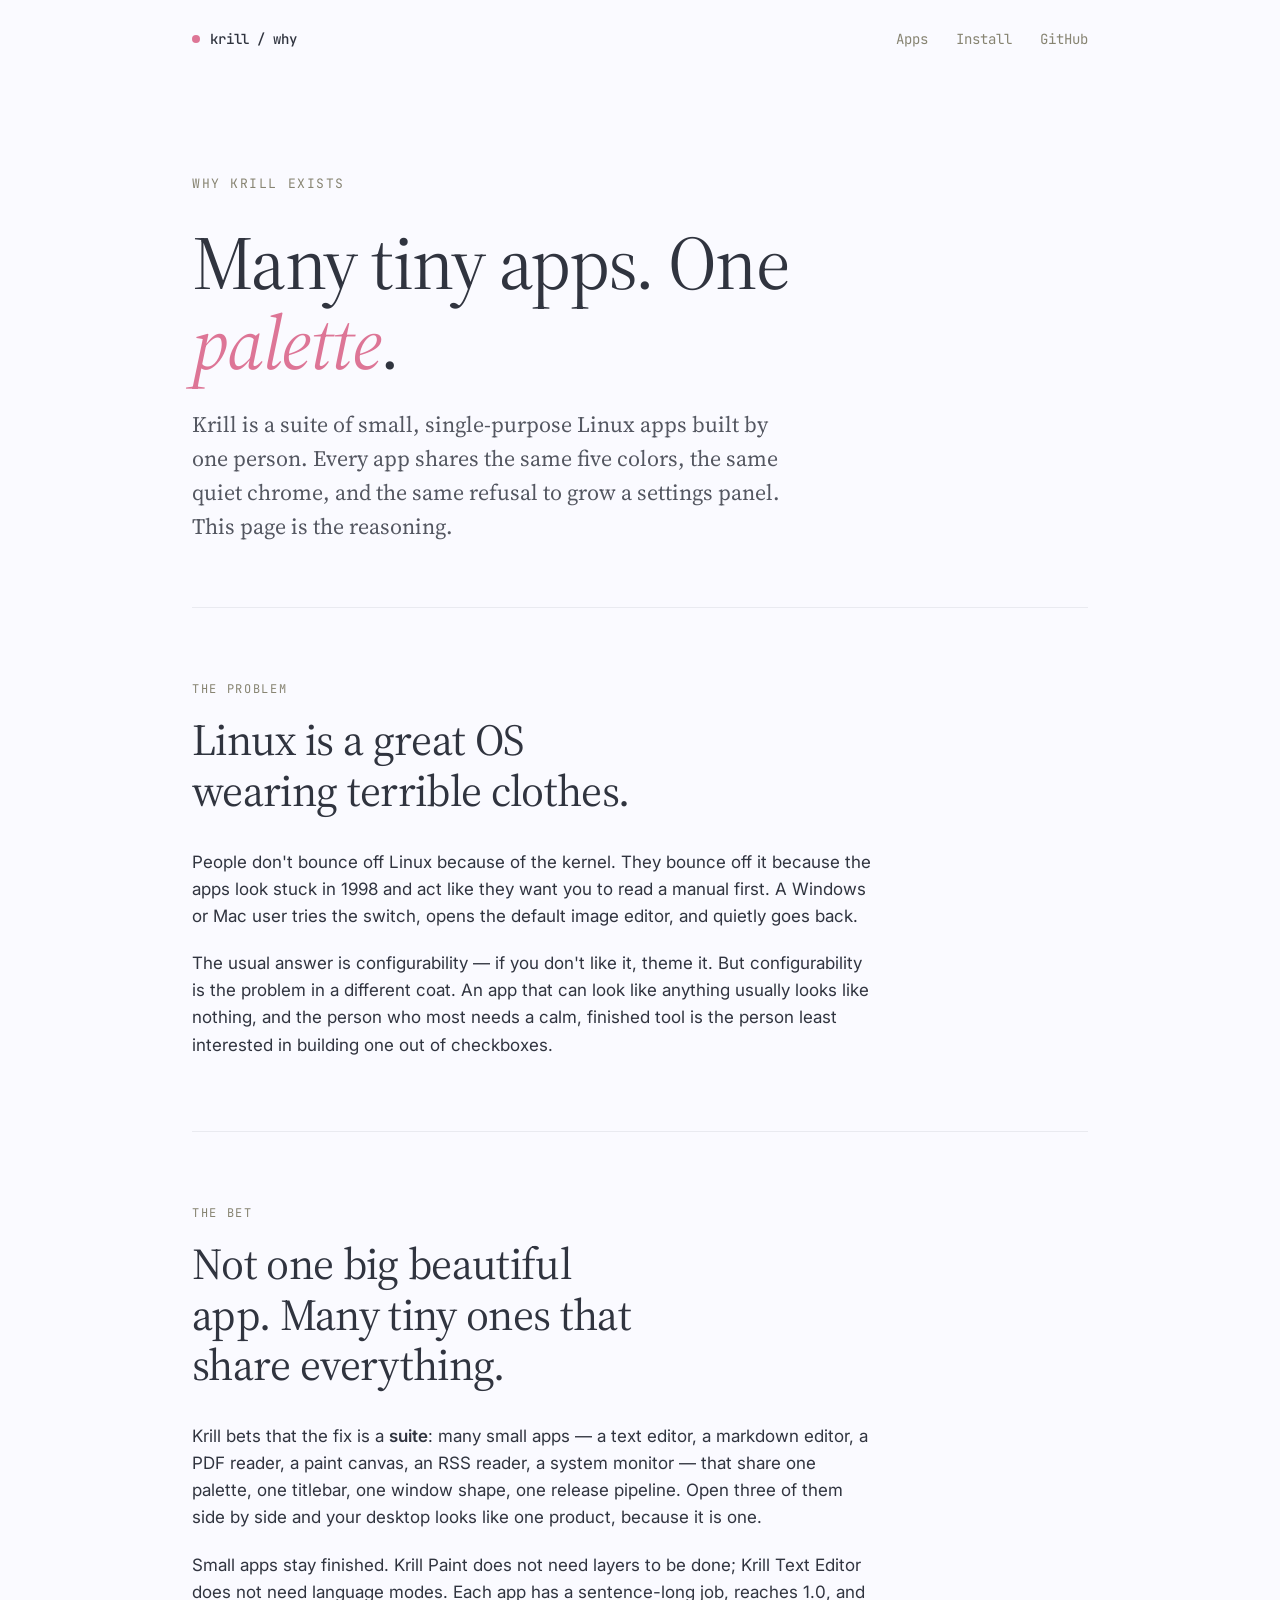
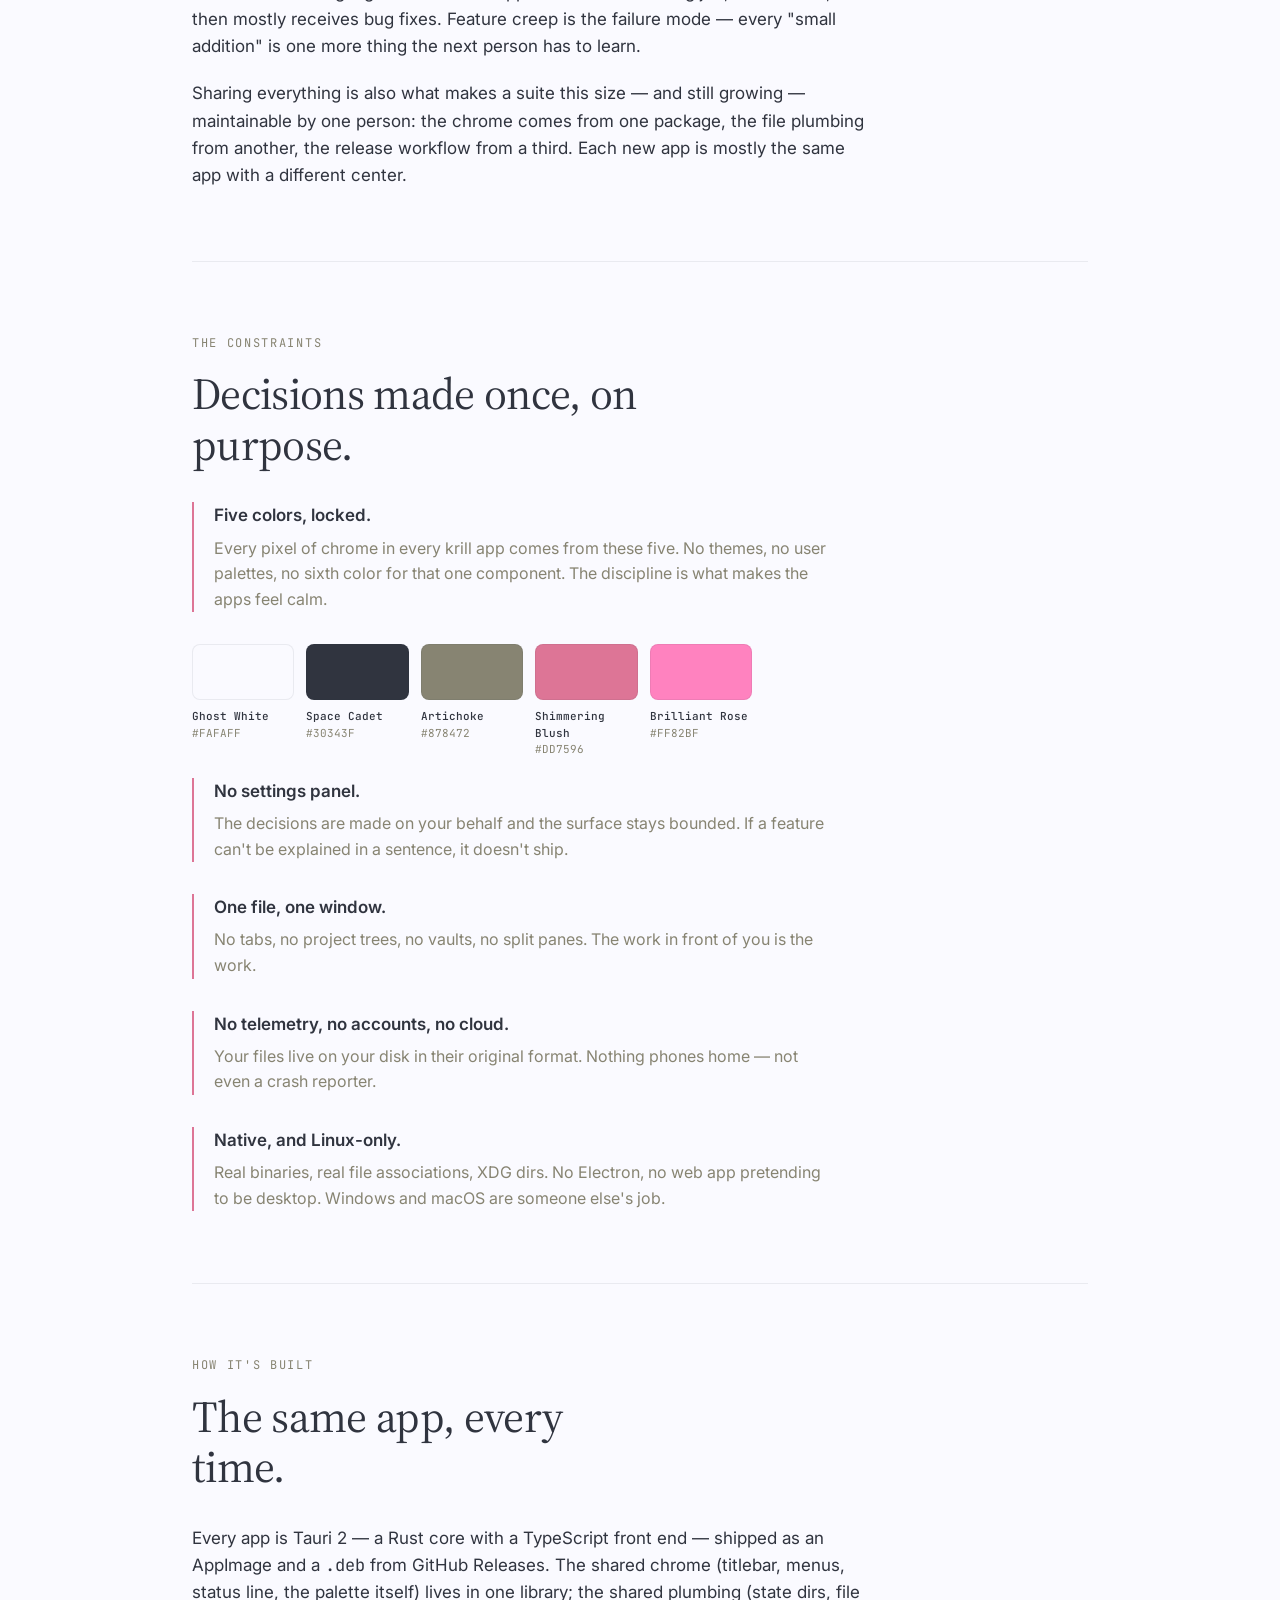
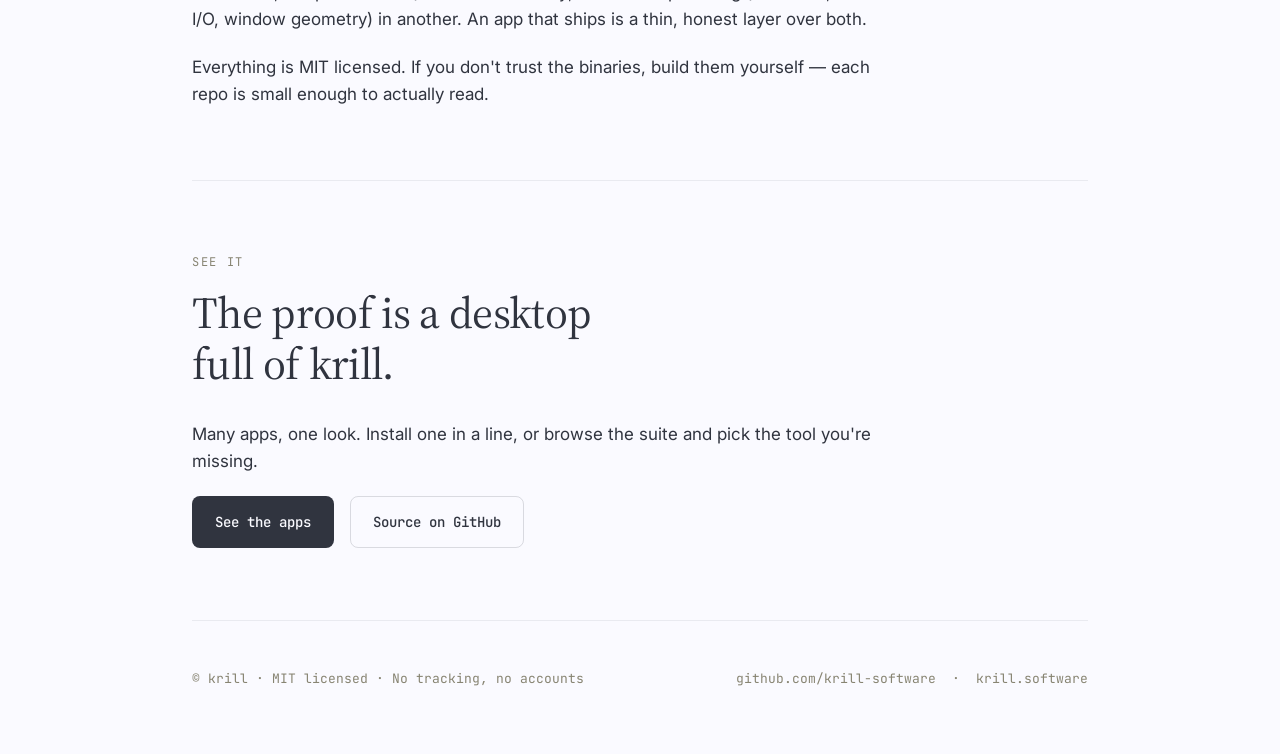
<file: why/index.html>
<!doctype html>
<html lang="en">
  <head>
    <meta charset="utf-8" />
    <meta name="viewport" content="width=device-width, initial-scale=1" />
    <title>Why krill exists — many tiny apps, one palette</title>
    <meta
      name="description"
      content="Why one person is building a growing suite of tiny Linux apps that share one locked five-color palette, no settings panels, and no telemetry."
    />
    <meta property="og:title" content="Why krill exists" />
    <meta
      property="og:description"
      content="A growing suite of tiny Linux apps, one locked five-color palette, zero settings panels. The reasoning behind the suite."
    />
    <link rel="icon" href="/favicon.svg" />
    <link rel="stylesheet" href="/palette.css" />
    <link
      href="https://fonts.googleapis.com/css2?family=JetBrains+Mono:wght@400;500;700&family=Inter:wght@400;500;600;700&family=Source+Serif+4:ital,wght@0,400;0,600;1,400&display=swap"
      rel="stylesheet"
    />

    <!-- Privacy-friendly analytics by Plausible -->
    <script
      async
      src="https://plausible.io/js/pa-yi8cj9rrm-7E_cAIrz6-r.js"
    ></script>
    <script>
      ((window.plausible =
        window.plausible ||
        function () {
          (plausible.q = plausible.q || []).push(arguments);
        }),
        (plausible.init =
          plausible.init ||
          function (i) {
            plausible.o = i || {};
          }));
      plausible.init();
    </script>

    <style>
      :root {
        --mono: "JetBrains Mono", "Source Code Pro", ui-monospace, monospace;
        --sans: "Inter", system-ui, sans-serif;
        --serif: "Source Serif 4", Charter, Georgia, serif;
      }

      * {
        box-sizing: border-box;
      }
      html,
      body {
        margin: 0;
        padding: 0;
      }
      body {
        background: var(--fm-bg);
        color: var(--fm-text);
        font-family: var(--sans);
        font-size: 17px;
        line-height: 1.6;
        -webkit-font-smoothing: antialiased;
        text-rendering: optimizeLegibility;
      }
      ::selection {
        background: rgba(221, 117, 150, 0.22);
        text-shadow: none;
      }

      a {
        color: var(--fm-accent);
        text-decoration: none;
        border-bottom: 1px solid transparent;
        transition:
          border-color 120ms ease,
          color 120ms ease;
      }
      a:hover {
        color: var(--fm-accent-strong);
        border-bottom-color: currentColor;
      }

      .wrap {
        max-width: 960px;
        margin: 0 auto;
        padding: 0 32px;
      }

      /* Nav --------------------------------------------------------- */
      nav.top {
        display: flex;
        justify-content: space-between;
        align-items: center;
        padding: 28px 0;
        font-family: var(--mono);
        font-size: 14px;
      }
      nav.top .brand {
        color: var(--fm-text);
        font-weight: 500;
        letter-spacing: -0.01em;
      }
      nav.top .brand::before {
        content: "";
        display: inline-block;
        width: 8px;
        height: 8px;
        background: var(--fm-accent);
        border-radius: 50%;
        margin-right: 10px;
        transform: translateY(-1px);
      }
      nav.top .brand a {
        color: inherit;
        border: none;
      }
      nav.top ul {
        list-style: none;
        display: flex;
        gap: 28px;
        margin: 0;
        padding: 0;
      }
      nav.top a {
        color: var(--fm-muted);
        border: none;
      }
      nav.top a:hover {
        color: var(--fm-text);
      }

      /* Hero -------------------------------------------------------- */
      .hero {
        padding: 96px 0 64px;
      }
      .eyebrow {
        font-family: var(--mono);
        font-size: 13px;
        color: var(--fm-muted);
        text-transform: uppercase;
        letter-spacing: 0.12em;
        margin-bottom: 28px;
      }
      h1 {
        font-family: var(--serif);
        font-weight: 400;
        font-size: clamp(44px, 7vw, 76px);
        line-height: 1.05;
        letter-spacing: -0.02em;
        margin: 0 0 24px;
        max-width: 18ch;
      }
      h1 em {
        font-style: italic;
        color: var(--fm-accent);
      }
      .lede {
        font-family: var(--serif);
        font-size: clamp(19px, 2vw, 22px);
        line-height: 1.55;
        color: var(--fm-text);
        max-width: 56ch;
        margin: 0;
        opacity: 0.82;
      }

      /* Essay ------------------------------------------------------- */
      section {
        padding: 72px 0;
        border-top: 1px solid var(--fm-rule);
      }
      .section-label {
        font-family: var(--mono);
        font-size: 12px;
        color: var(--fm-muted);
        text-transform: uppercase;
        letter-spacing: 0.14em;
        margin-bottom: 16px;
      }
      h2 {
        font-family: var(--serif);
        font-weight: 400;
        font-size: clamp(32px, 4vw, 44px);
        line-height: 1.15;
        letter-spacing: -0.015em;
        margin: 0 0 32px;
        max-width: 22ch;
      }
      section p {
        max-width: 62ch;
        margin: 0 0 20px;
      }
      section p:last-child {
        margin-bottom: 0;
      }
      section strong {
        font-weight: 600;
      }
      .constraint {
        border-left: 2px solid var(--fm-accent);
        padding-left: 20px;
        margin: 0 0 32px;
        max-width: 62ch;
      }
      .constraint:last-child {
        margin-bottom: 0;
      }
      .constraint strong {
        display: block;
        margin-bottom: 6px;
      }
      .constraint p {
        color: var(--fm-muted);
        font-size: 16px;
        margin: 0;
      }

      /* Palette swatches -------------------------------------------- */
      .palette {
        display: grid;
        grid-template-columns: repeat(5, 1fr);
        gap: 12px;
        max-width: 560px;
        margin: 8px 0 20px;
      }
      .swatch {
        height: 56px;
        border-radius: 8px;
        border: 1px solid var(--fm-rule);
      }
      .swatch-label {
        margin-top: 8px;
        font-family: var(--mono);
        font-size: 11px;
        color: var(--fm-muted);
        line-height: 1.5;
      }
      .swatch-label b {
        display: block;
        font-weight: 500;
        color: var(--fm-text);
      }

      /* CTA --------------------------------------------------------- */
      .cta {
        display: flex;
        gap: 16px;
        flex-wrap: wrap;
        align-items: center;
        margin-top: 8px;
      }
      .btn {
        display: inline-flex;
        align-items: center;
        gap: 10px;
        padding: 14px 22px;
        font-family: var(--mono);
        font-size: 14px;
        font-weight: 500;
        border-radius: 8px;
        border: 1px solid transparent;
        transition:
          transform 120ms ease,
          background 120ms ease,
          border-color 120ms ease,
          color 120ms ease;
      }
      .btn-primary {
        background: var(--fm-text);
        color: var(--fm-bg);
      }
      .btn-primary:hover {
        background: var(--fm-accent);
        color: var(--fm-bg);
        transform: translateY(-1px);
      }
      .btn-secondary {
        color: var(--fm-text);
        border-color: var(--fm-rule-strong);
      }
      .btn-secondary:hover {
        border-color: var(--fm-text);
        color: var(--fm-text);
      }

      /* Footer ------------------------------------------------------ */
      footer {
        padding: 48px 0 64px;
        border-top: 1px solid var(--fm-rule);
        font-family: var(--mono);
        font-size: 13px;
        color: var(--fm-muted);
        display: flex;
        justify-content: space-between;
        flex-wrap: wrap;
        gap: 16px;
      }
      footer a {
        color: var(--fm-muted);
        border: none;
      }
      footer a:hover {
        color: var(--fm-text);
      }

      @media (max-width: 720px) {
        .wrap {
          padding: 0 22px;
        }
        nav.top ul {
          gap: 18px;
        }
        .hero {
          padding: 56px 0 40px;
        }
        section {
          padding: 56px 0;
        }
        .palette {
          grid-template-columns: repeat(3, 1fr);
        }
      }
    </style>
    <script src="https://coldreader.io/a.js" data-site="LBxITrw4" defer></script>
  </head>
  <body>
    <div class="wrap">
      <nav class="top">
        <div class="brand"><a href="/">krill</a> / why</div>
        <ul>
          <li><a href="/#apps">Apps</a></li>
          <li><a href="/#install">Install</a></li>
          <li><a href="https://github.com/krill-software">GitHub</a></li>
        </ul>
      </nav>

      <header class="hero">
        <div class="eyebrow">Why krill exists</div>
        <h1>Many tiny apps. One <em>palette</em>.</h1>
        <p class="lede">
          Krill is a suite of small, single-purpose Linux apps built by one
          person. Every app shares the same five colors, the same quiet chrome,
          and the same refusal to grow a settings panel. This page is the
          reasoning.
        </p>
      </header>

      <section>
        <div class="section-label">The problem</div>
        <h2>Linux is a great OS wearing terrible clothes.</h2>
        <p>
          People don't bounce off Linux because of the kernel. They bounce off
          it because the apps look stuck in 1998 and act like they want you to
          read a manual first. A Windows or Mac user tries the switch, opens
          the default image editor, and quietly goes back.
        </p>
        <p>
          The usual answer is configurability — if you don't like it, theme
          it. But configurability is the problem in a different coat. An app
          that can look like anything usually looks like nothing, and the
          person who most needs a calm, finished tool is the person least
          interested in building one out of checkboxes.
        </p>
      </section>

      <section>
        <div class="section-label">The bet</div>
        <h2>Not one big beautiful app. Many tiny ones that share everything.</h2>
        <p>
          Krill bets that the fix is a <strong>suite</strong>: many small
          apps — a text editor, a markdown editor, a PDF reader, a paint
          canvas, an RSS reader, a system monitor — that share one palette,
          one titlebar, one window shape, one release pipeline. Open three of
          them side by side and your desktop looks like one product, because
          it is one.
        </p>
        <p>
          Small apps stay finished. Krill Paint does not need layers to be
          done; Krill Text Editor does not need language modes. Each app has a
          sentence-long job, reaches 1.0, and then mostly receives bug fixes.
          Feature creep is the failure mode — every "small addition" is one
          more thing the next person has to learn.
        </p>
        <p>
          Sharing everything is also what makes a suite this size — and still
          growing — maintainable by one person: the chrome comes from one
          package, the file plumbing from another, the release workflow from
          a third. Each new app is mostly the same app with a different
          center.
        </p>
      </section>

      <section>
        <div class="section-label">The constraints</div>
        <h2>Decisions made once, on purpose.</h2>

        <div class="constraint">
          <strong>Five colors, locked.</strong>
          <p>
            Every pixel of chrome in every krill app comes from these five.
            No themes, no user palettes, no sixth color for that one
            component. The discipline is what makes the apps feel calm.
          </p>
        </div>

        <div class="palette" aria-label="The krill palette">
          <div>
            <div class="swatch" style="background: #fafaff"></div>
            <div class="swatch-label"><b>Ghost White</b>#FAFAFF</div>
          </div>
          <div>
            <div class="swatch" style="background: #30343f"></div>
            <div class="swatch-label"><b>Space Cadet</b>#30343F</div>
          </div>
          <div>
            <div class="swatch" style="background: #878472"></div>
            <div class="swatch-label"><b>Artichoke</b>#878472</div>
          </div>
          <div>
            <div class="swatch" style="background: #dd7596"></div>
            <div class="swatch-label"><b>Shimmering Blush</b>#DD7596</div>
          </div>
          <div>
            <div class="swatch" style="background: #ff82bf"></div>
            <div class="swatch-label"><b>Brilliant Rose</b>#FF82BF</div>
          </div>
        </div>

        <div class="constraint">
          <strong>No settings panel.</strong>
          <p>
            The decisions are made on your behalf and the surface stays
            bounded. If a feature can't be explained in a sentence, it doesn't
            ship.
          </p>
        </div>

        <div class="constraint">
          <strong>One file, one window.</strong>
          <p>
            No tabs, no project trees, no vaults, no split panes. The work in
            front of you is the work.
          </p>
        </div>

        <div class="constraint">
          <strong>No telemetry, no accounts, no cloud.</strong>
          <p>
            Your files live on your disk in their original format. Nothing
            phones home — not even a crash reporter.
          </p>
        </div>

        <div class="constraint">
          <strong>Native, and Linux-only.</strong>
          <p>
            Real binaries, real file associations, XDG dirs. No Electron, no
            web app pretending to be desktop. Windows and macOS are someone
            else's job.
          </p>
        </div>
      </section>

      <section>
        <div class="section-label">How it's built</div>
        <h2>The same app, every time.</h2>
        <p>
          Every app is Tauri 2 — a Rust core with a TypeScript front end —
          shipped as an AppImage and a <code style="font-family: var(--mono)">.deb</code>
          from GitHub Releases. The shared chrome (titlebar, menus, status
          line, the palette itself) lives in one library; the shared plumbing
          (state dirs, file I/O, window geometry) in another. An app that
          ships is a thin, honest layer over both.
        </p>
        <p>
          Everything is MIT licensed. If you don't trust the binaries, build
          them yourself — each repo is small enough to actually read.
        </p>
      </section>

      <section>
        <div class="section-label">See it</div>
        <h2>The proof is a desktop full of krill.</h2>
        <p>
          Many apps, one look. Install one in a line, or browse the suite and
          pick the tool you're missing.
        </p>
        <div class="cta">
          <a class="btn btn-primary" href="/#apps">See the apps</a>
          <a class="btn btn-secondary" href="https://github.com/krill-software"
            >Source on GitHub</a
          >
        </div>
      </section>

      <footer>
        <div>© krill · MIT licensed · No tracking, no accounts</div>
        <div>
          <a href="https://github.com/krill-software"
            >github.com/krill-software</a
          >
          &nbsp;·&nbsp;
          <a href="/">krill.software</a>
        </div>
      </footer>
    </div>
  </body>
</html>
</file>
<file: palette.css>
/* The krill palette. Five named colors + alpha derivations for rules.
 * System-following dark mode: same five names, background and ink
 * invert into the Space-Cadet hue family. No other colors anywhere
 * in krill app surfaces — see krill-software/.github/STYLE.md. */

:root {
  /* Light mode (default). */
  --fm-bg:           #FAFAFF;          /* Ghost White — background */
  --fm-text:         #30343F;          /* Space Cadet — body text, primary ink */
  --fm-muted:        #878472;          /* Artichoke — muted text, secondary labels */
  --fm-accent:       #DD7596;          /* Shimmering Blush — accent (cursor, selection, dirty marker) */
  --fm-accent-strong:#FF82BF;          /* Brilliant Rose — strong accent (hover, primary CTAs) */

  --fm-rule:         rgba(48, 52, 63, 0.08);   /* fine rules, subtle hover backgrounds */
  --fm-rule-strong:  rgba(48, 52, 63, 0.16);   /* stronger rules, selected-row backgrounds */

  --fm-selection:    rgba(221, 117, 150, 0.22); /* alpha-derived from --fm-accent */

  /* Color scheme hint to the webview so native form controls + scrollbars
   * track the mode. Set on :root so every descendant inherits. */
  color-scheme: light;
}

@media (prefers-color-scheme: dark) {
  :root {
    /* Background sinks into a deeper Space-Cadet hue rather than pure
     * black. Ink lifts to an off-white. The two pinks (accent /
     * accent-strong) stay put — they're recognizable in both modes and
     * keep the brand consistent across the toggle. Artichoke lifts a
     * touch so muted text still reads as muted, not invisible. */
    --fm-bg:           #1B1D26;        /* deeper Space Cadet */
    --fm-text:         #E5E5EC;        /* lifted off-white */
    --fm-muted:        #A4A290;        /* lifted Artichoke */
    --fm-accent:       #DD7596;        /* unchanged — reads on both */
    --fm-accent-strong:#FF82BF;        /* unchanged */

    --fm-rule:         rgba(229, 229, 236, 0.08);   /* alpha-ink, flipped */
    --fm-rule-strong:  rgba(229, 229, 236, 0.16);

    --fm-selection:    rgba(221, 117, 150, 0.28);   /* slightly stronger to read on dark */

    color-scheme: dark;
  }
}
</file>
